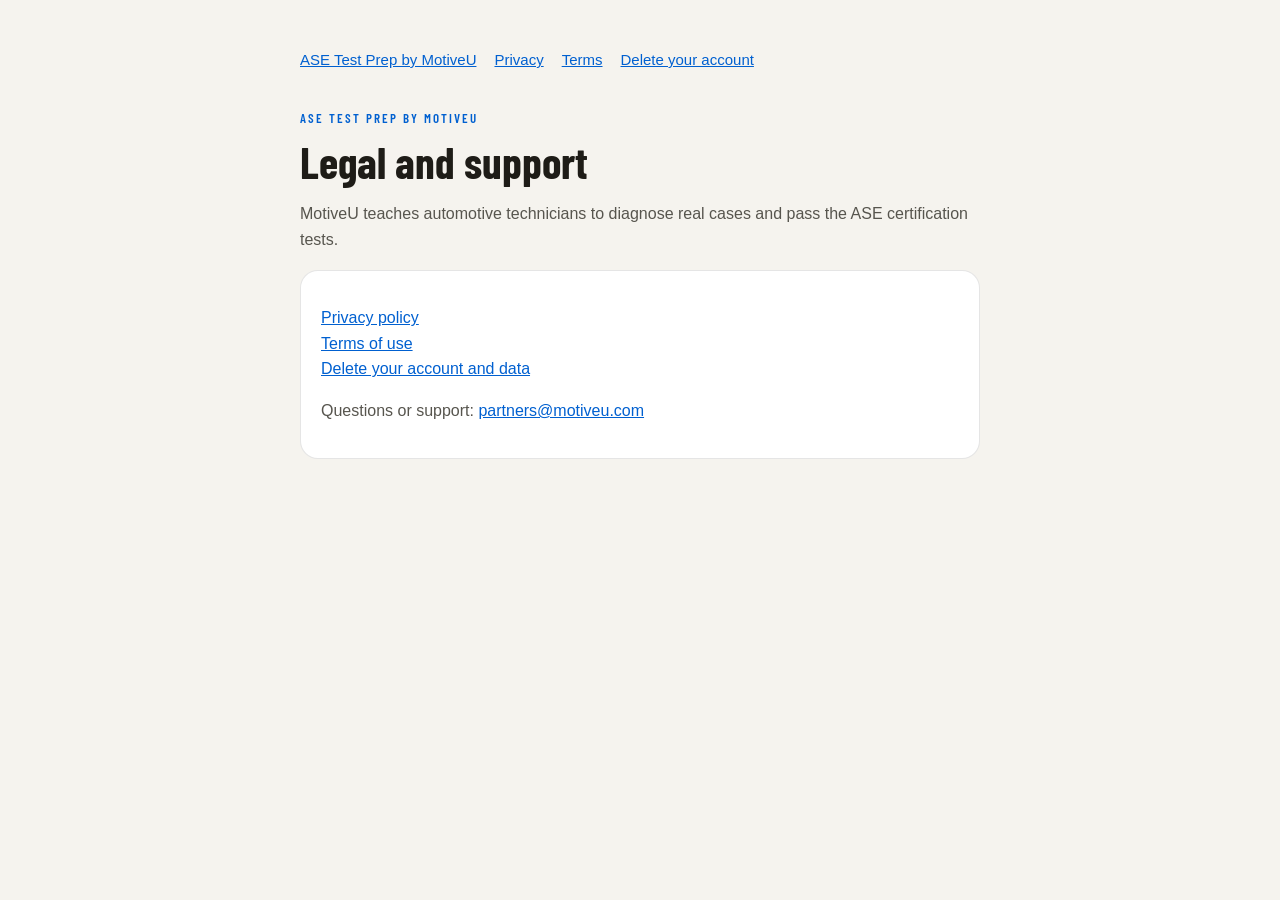
<file: index.html>
<!doctype html><html lang="en"><head><meta charset="utf-8"><meta name="viewport" content="width=device-width,initial-scale=1"><link rel="preconnect" href="https://fonts.googleapis.com"><link href="https://fonts.googleapis.com/css2?family=Barlow+Condensed:wght@600;700&display=swap" rel="stylesheet"><link rel="stylesheet" href="style.css"><title>ASE Test Prep by MotiveU</title></head><body><main><nav><a href="index.html">ASE Test Prep by MotiveU</a><a href="privacy.html">Privacy</a><a href="terms.html">Terms</a><a href="delete-account.html">Delete your account</a></nav>
<div class="kicker">ASE Test Prep by MotiveU</div><h1>Legal and support</h1>
<p>MotiveU teaches automotive technicians to diagnose real cases and pass the ASE certification tests.</p>
<div class="card"><p><a href="privacy.html">Privacy policy</a><br><a href="terms.html">Terms of use</a><br><a href="delete-account.html">Delete your account and data</a></p>
<p>Questions or support: <a href="mailto:partners@motiveu.com">partners@motiveu.com</a></p></div>
</main></body></html>
</file>
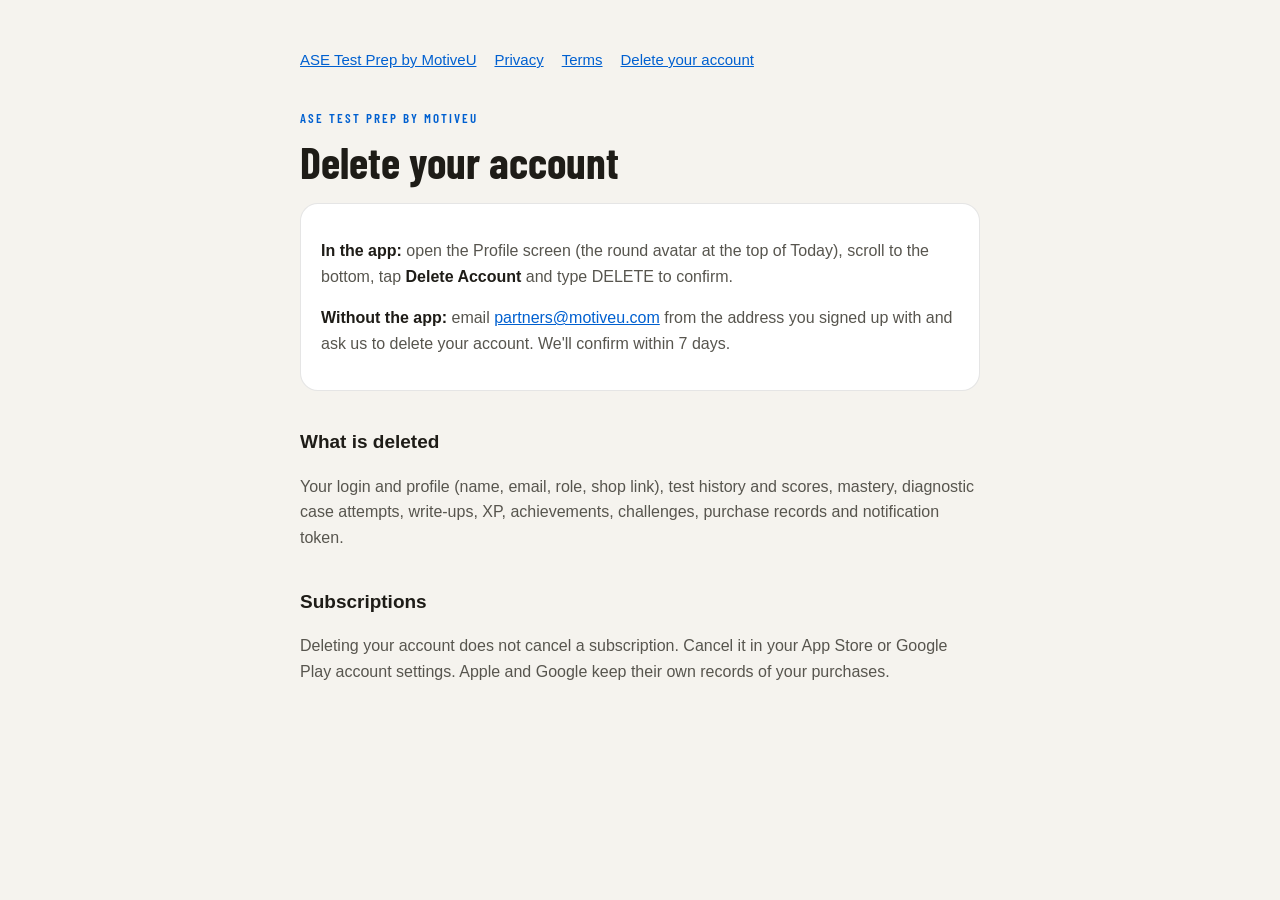
<file: delete-account.html>
<!doctype html><html lang="en"><head><meta charset="utf-8"><meta name="viewport" content="width=device-width,initial-scale=1"><link rel="preconnect" href="https://fonts.googleapis.com"><link href="https://fonts.googleapis.com/css2?family=Barlow+Condensed:wght@600;700&display=swap" rel="stylesheet"><link rel="stylesheet" href="style.css"><title>Delete your account</title></head><body><main><nav><a href="index.html">ASE Test Prep by MotiveU</a><a href="privacy.html">Privacy</a><a href="terms.html">Terms</a><a href="delete-account.html">Delete your account</a></nav>
<div class="kicker">ASE Test Prep by MotiveU</div><h1>Delete your account</h1>
<div class="card"><p><strong>In the app:</strong> open the Profile screen (the round avatar at the top of Today), scroll to the bottom, tap <strong>Delete Account</strong> and type DELETE to confirm.</p>
<p><strong>Without the app:</strong> email <a href="mailto:partners@motiveu.com?subject=Delete%20my%20MotiveU%20account">partners@motiveu.com</a> from the address you signed up with and ask us to delete your account. We'll confirm within 7 days.</p></div>
<h2>What is deleted</h2>
<p>Your login and profile (name, email, role, shop link), test history and scores, mastery, diagnostic case attempts, write-ups, XP, achievements, challenges, purchase records and notification token.</p>
<h2>Subscriptions</h2>
<p>Deleting your account does not cancel a subscription. Cancel it in your App Store or Google Play account settings. Apple and Google keep their own records of your purchases.</p>
</main></body></html>
</file>
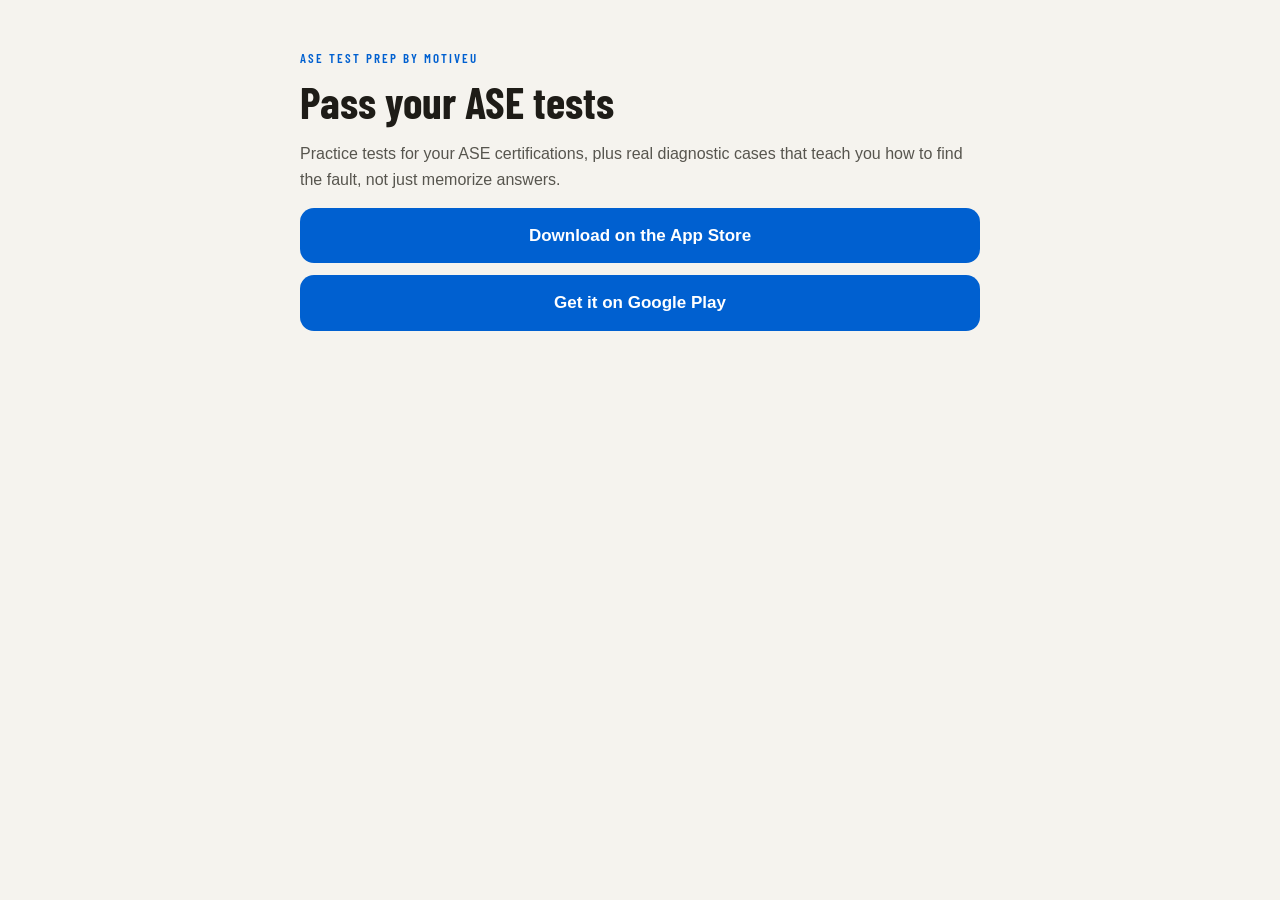
<file: get.html>
<!doctype html><html lang="en"><head><meta charset="utf-8"><meta name="viewport" content="width=device-width,initial-scale=1"><link rel="preconnect" href="https://fonts.googleapis.com"><link href="https://fonts.googleapis.com/css2?family=Barlow+Condensed:wght@600;700&display=swap" rel="stylesheet"><link rel="stylesheet" href="style.css"><title>Get ASE Test Prep</title>
<meta name="description" content="Study for your ASE certifications with practice tests and real diagnostic cases.">
<meta property="og:title" content="ASE Test Prep by MotiveU">
<meta property="og:description" content="Practice tests and diagnostic cases for your ASE certifications. Use a friend's code for 7 days of Pro free.">
<style>
.code{font-family:"Barlow Condensed",sans-serif;font-weight:700;font-size:40px;letter-spacing:3px;color:var(--text);margin:4px 0 2px}
.btn{display:block;text-align:center;background:var(--acc);color:#fff;text-decoration:none;font-weight:600;border-radius:14px;padding:14px 18px;margin:12px 0;border:0;width:100%;font-size:17px;cursor:pointer}
.btn.alt{background:transparent;color:var(--acc);border:1px solid var(--line)}
.hint{font-size:14px}
</style></head><body><main>
<div class="kicker" id="kicker">ASE Test Prep by MotiveU</div><h1 id="headline">Pass your ASE tests</h1>
<p>Practice tests for your ASE certifications, plus real diagnostic cases that teach you how to find the fault, not just memorize answers.</p>
<div class="card" id="invite" hidden><p class="hint" style="margin:0" id="codeLabel">Your friend's code</p><div class="code" id="code"></div><p class="hint" style="margin:0" id="codeHow">Enter it when you sign up and get <strong>7 days of Pro free</strong>. No card needed.</p></div>
<a class="btn" id="ios" href="https://apps.apple.com/app/id6759526838">Download on the App Store</a>
<a class="btn" id="android" href="https://play.google.com/store/apps/details?id=com.motiveu.app">Get it on Google Play</a>
<p class="hint" id="copied" hidden>Code copied. Tap <strong>Paste</strong> next to the friend's code box when you sign up.</p>
</main>
<script>
(function () {
  var SUPABASE_URL = 'https://zpjwshbwlwuqffyuskwq.supabase.co';
  var SUPABASE_KEY = 'eyJhbGciOiJIUzI1NiIsInR5cCI6IkpXVCJ9.eyJpc3MiOiJzdXBhYmFzZSIsInJlZiI6InpwandzaGJ3bHd1cWZmeXVza3dxIiwicm9sZSI6ImFub24iLCJpYXQiOjE3NjA2MTA5NjYsImV4cCI6MjA3NjE4Njk2Nn0.1vQW8mFzFAN2hdZJYqN09Cs2aSk7eBZGJu6Ww1takk4';
  var raw = new URLSearchParams(location.search).get('code') || '';
  var code = raw.toUpperCase().replace(/[^A-Z0-9-]/g, '').slice(0, 16);
  var ua = navigator.userAgent || '';
  var ios = document.getElementById('ios');
  var android = document.getElementById('android');
  var isIOS = /iPhone|iPad|iPod/.test(ua) || (/Macintosh/.test(ua) && 'ontouchend' in document);
  var isAndroid = /Android/.test(ua);

  if (code) {
    document.getElementById('code').textContent = code;
    document.getElementById('invite').hidden = false;
    android.href += '&referrer=' + encodeURIComponent('code=' + code);
    // On Android the code rides along with the install (Play install referrer).
    if (isAndroid) document.getElementById('codeHow').innerHTML =
      'Install from this page and the app picks the code up for you: <strong>7 days of Pro free</strong>, no card needed.';
    showInviter(code);
  }

  // "Mike invited you": the inviter's first name for this code (Supabase
  // referral_inviter, migration 055). Public key, same one the app ships with.
  function showInviter(code) {
    if (!window.fetch) return;
    fetch(SUPABASE_URL + '/rest/v1/rpc/referral_inviter', {
      method: 'POST',
      headers: { 'Content-Type': 'application/json', apikey: SUPABASE_KEY, Authorization: 'Bearer ' + SUPABASE_KEY },
      body: JSON.stringify({ p_code: code })
    }).then(function (r) { return r.ok ? r.json() : null; }).then(function (d) {
      var name = d && typeof d.first_name === 'string' ? d.first_name.slice(0, 20) : '';
      if (!name) return;
      var days = d.friend_days || 7;
      document.getElementById('kicker').textContent = name + ' invited you';
      document.getElementById('headline').textContent = name + ' sent you ' + days + ' days of Pro';
      document.getElementById('codeLabel').textContent = name + "'s code";
      document.title = name + ' invited you to ASE Test Prep';
    }).catch(function () {});
  }

  function countTap(store) {
    var url = 'https://links.motiveu.com/api/invite-tap?code=' + encodeURIComponent(code) + '&store=' + store;
    try { if (navigator.sendBeacon && navigator.sendBeacon(url)) return; } catch (e) {}
    try { fetch(url, { mode: 'no-cors', keepalive: true }); } catch (e) {}
  }
  // Put this phone's store first and the other one second, quieter.
  if (isIOS) android.className = 'btn alt';
  else if (isAndroid) { ios.className = 'btn alt'; ios.parentNode.insertBefore(android, ios); }

  function copyThenGo(e) {
    if (code) countTap(e.currentTarget.id);
    if (!code || !navigator.clipboard) return;
    e.preventDefault();
    var href = e.currentTarget.href;
    navigator.clipboard.writeText(code).then(function () {
      document.getElementById('copied').hidden = false;
    }).catch(function () {}).then(function () {
      setTimeout(function () { location.href = href; }, 600);
    });
  }
  ios.addEventListener('click', copyThenGo);
  android.addEventListener('click', copyThenGo);
})();
</script>
</body></html>
</file>
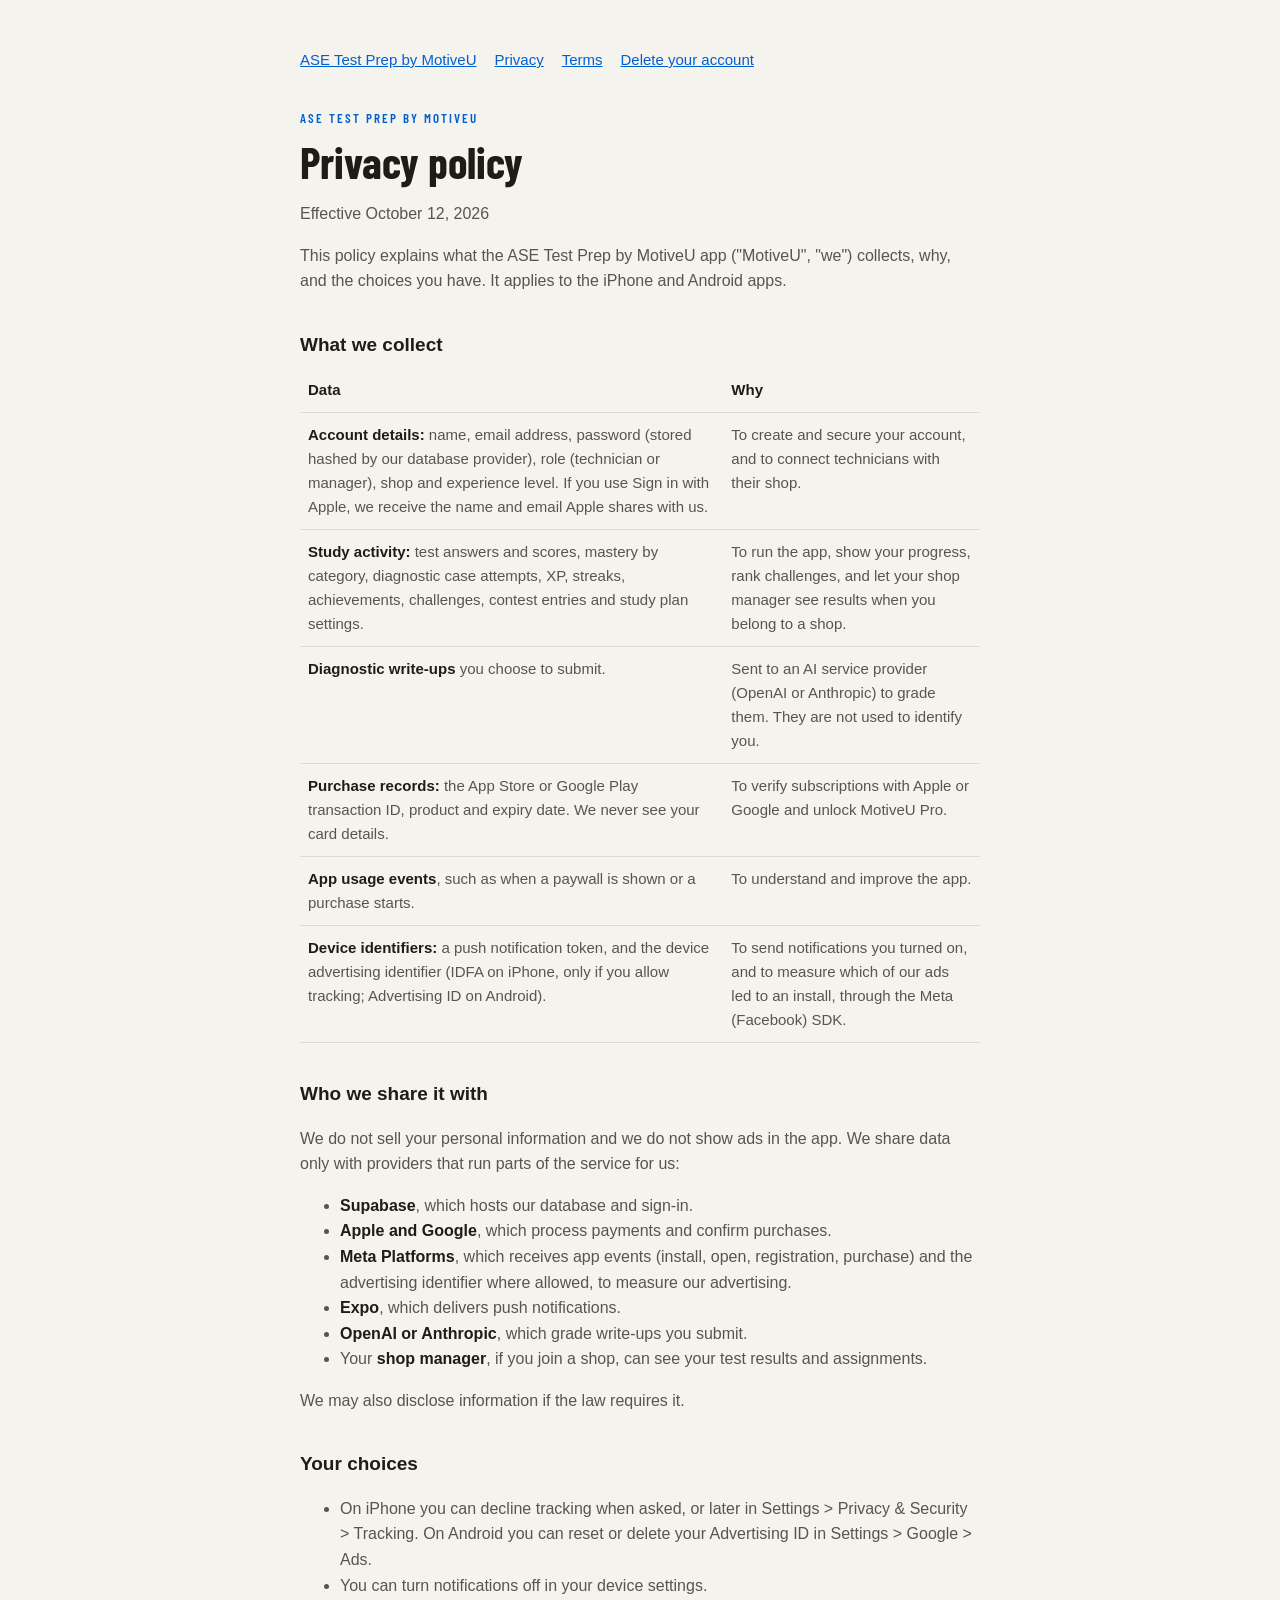
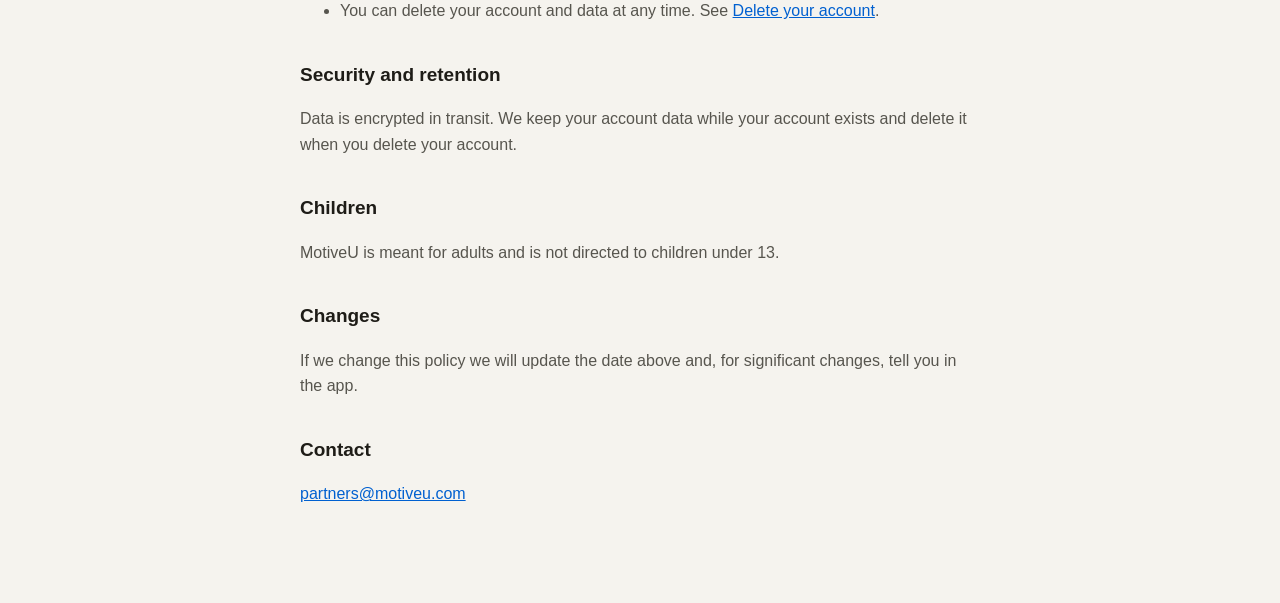
<file: privacy.html>
<!doctype html><html lang="en"><head><meta charset="utf-8"><meta name="viewport" content="width=device-width,initial-scale=1"><link rel="preconnect" href="https://fonts.googleapis.com"><link href="https://fonts.googleapis.com/css2?family=Barlow+Condensed:wght@600;700&display=swap" rel="stylesheet"><link rel="stylesheet" href="style.css"><title>Privacy Policy</title></head><body><main><nav><a href="index.html">ASE Test Prep by MotiveU</a><a href="privacy.html">Privacy</a><a href="terms.html">Terms</a><a href="delete-account.html">Delete your account</a></nav>
<div class="kicker">ASE Test Prep by MotiveU</div><h1>Privacy policy</h1>
<p>Effective October 12, 2026</p>
<p>This policy explains what the ASE Test Prep by MotiveU app ("MotiveU", "we") collects, why, and the choices you have. It applies to the iPhone and Android apps.</p>

<h2>What we collect</h2>
<table>
<tr><th>Data</th><th>Why</th></tr>
<tr><td><strong>Account details:</strong> name, email address, password (stored hashed by our database provider), role (technician or manager), shop and experience level. If you use Sign in with Apple, we receive the name and email Apple shares with us.</td><td>To create and secure your account, and to connect technicians with their shop.</td></tr>
<tr><td><strong>Study activity:</strong> test answers and scores, mastery by category, diagnostic case attempts, XP, streaks, achievements, challenges, contest entries and study plan settings.</td><td>To run the app, show your progress, rank challenges, and let your shop manager see results when you belong to a shop.</td></tr>
<tr><td><strong>Diagnostic write-ups</strong> you choose to submit.</td><td>Sent to an AI service provider (OpenAI or Anthropic) to grade them. They are not used to identify you.</td></tr>
<tr><td><strong>Purchase records:</strong> the App Store or Google Play transaction ID, product and expiry date. We never see your card details.</td><td>To verify subscriptions with Apple or Google and unlock MotiveU Pro.</td></tr>
<tr><td><strong>App usage events</strong>, such as when a paywall is shown or a purchase starts.</td><td>To understand and improve the app.</td></tr>
<tr><td><strong>Device identifiers:</strong> a push notification token, and the device advertising identifier (IDFA on iPhone, only if you allow tracking; Advertising ID on Android).</td><td>To send notifications you turned on, and to measure which of our ads led to an install, through the Meta (Facebook) SDK.</td></tr>
</table>

<h2>Who we share it with</h2>
<p>We do not sell your personal information and we do not show ads in the app. We share data only with providers that run parts of the service for us:</p>
<ul>
<li><strong>Supabase</strong>, which hosts our database and sign-in.</li>
<li><strong>Apple and Google</strong>, which process payments and confirm purchases.</li>
<li><strong>Meta Platforms</strong>, which receives app events (install, open, registration, purchase) and the advertising identifier where allowed, to measure our advertising.</li>
<li><strong>Expo</strong>, which delivers push notifications.</li>
<li><strong>OpenAI or Anthropic</strong>, which grade write-ups you submit.</li>
<li>Your <strong>shop manager</strong>, if you join a shop, can see your test results and assignments.</li>
</ul>
<p>We may also disclose information if the law requires it.</p>

<h2>Your choices</h2>
<ul>
<li>On iPhone you can decline tracking when asked, or later in Settings &gt; Privacy &amp; Security &gt; Tracking. On Android you can reset or delete your Advertising ID in Settings &gt; Google &gt; Ads.</li>
<li>You can turn notifications off in your device settings.</li>
<li>You can delete your account and data at any time. See <a href="delete-account.html">Delete your account</a>.</li>
</ul>

<h2>Security and retention</h2>
<p>Data is encrypted in transit. We keep your account data while your account exists and delete it when you delete your account.</p>

<h2>Children</h2>
<p>MotiveU is meant for adults and is not directed to children under 13.</p>

<h2>Changes</h2>
<p>If we change this policy we will update the date above and, for significant changes, tell you in the app.</p>

<h2>Contact</h2>
<p><a href="mailto:partners@motiveu.com">partners@motiveu.com</a></p>
</main></body></html>
</file>
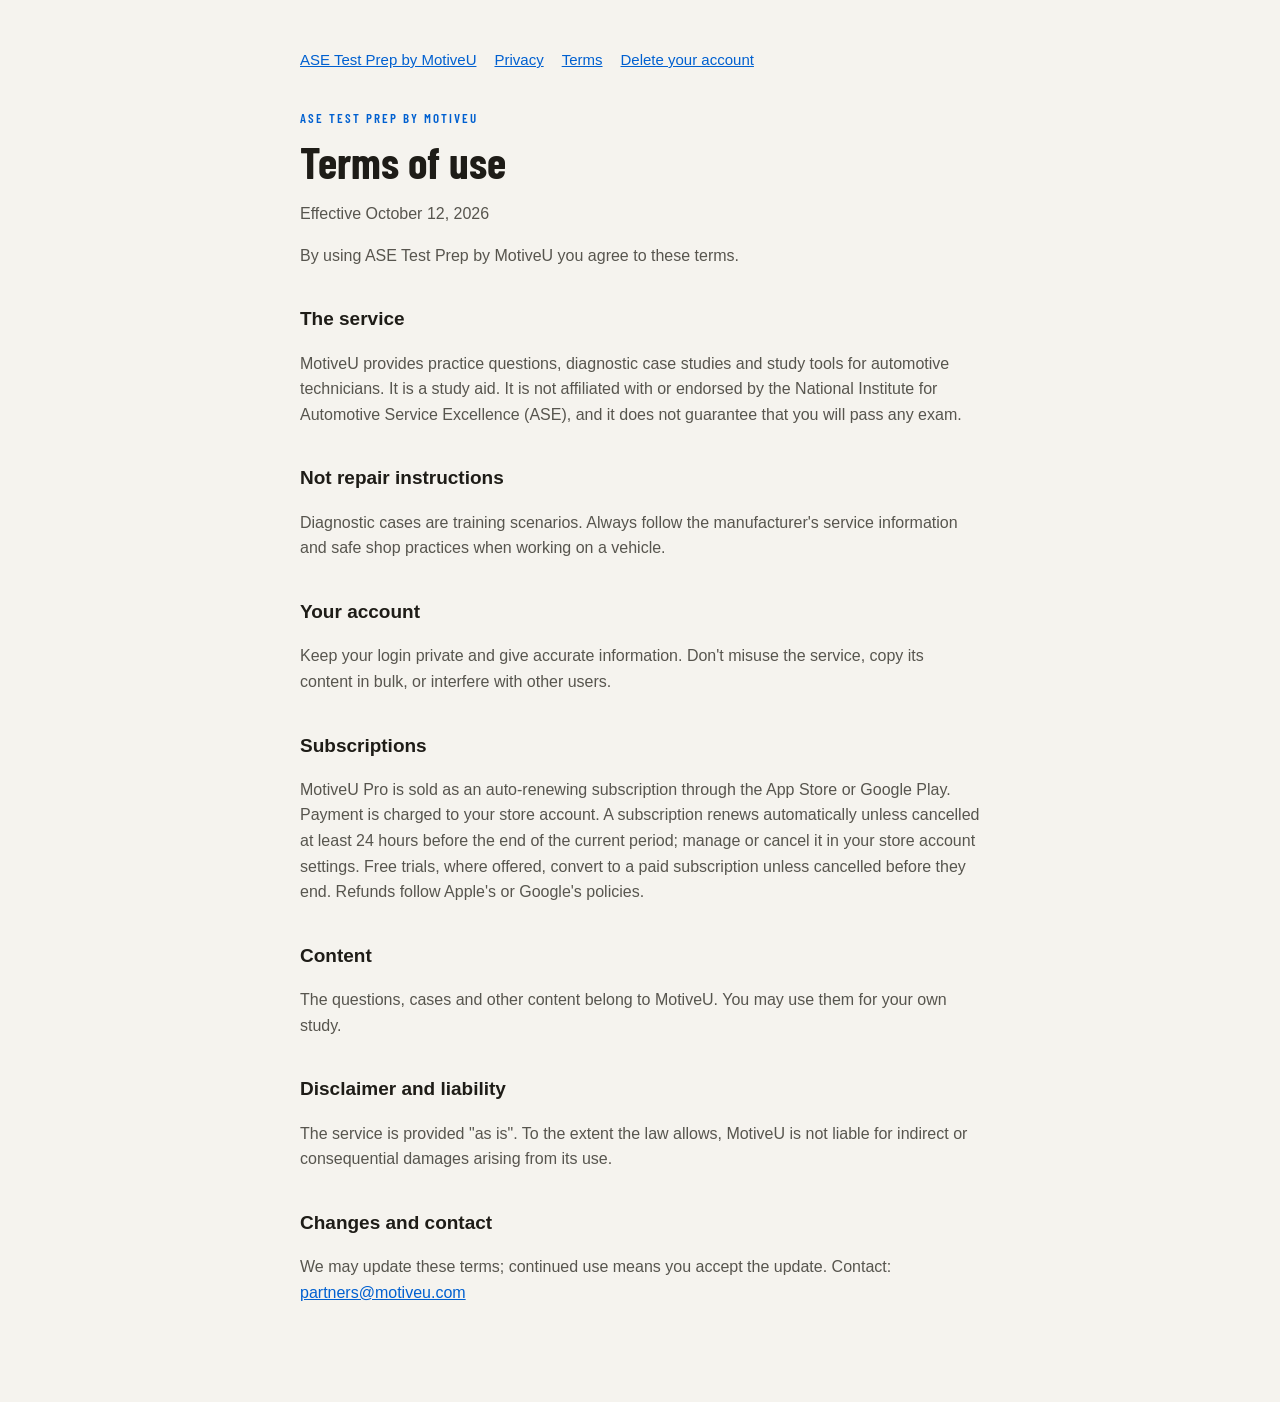
<file: terms.html>
<!doctype html><html lang="en"><head><meta charset="utf-8"><meta name="viewport" content="width=device-width,initial-scale=1"><link rel="preconnect" href="https://fonts.googleapis.com"><link href="https://fonts.googleapis.com/css2?family=Barlow+Condensed:wght@600;700&display=swap" rel="stylesheet"><link rel="stylesheet" href="style.css"><title>Terms of Use</title></head><body><main><nav><a href="index.html">ASE Test Prep by MotiveU</a><a href="privacy.html">Privacy</a><a href="terms.html">Terms</a><a href="delete-account.html">Delete your account</a></nav>
<div class="kicker">ASE Test Prep by MotiveU</div><h1>Terms of use</h1>
<p>Effective October 12, 2026</p>
<p>By using ASE Test Prep by MotiveU you agree to these terms.</p>
<h2>The service</h2>
<p>MotiveU provides practice questions, diagnostic case studies and study tools for automotive technicians. It is a study aid. It is not affiliated with or endorsed by the National Institute for Automotive Service Excellence (ASE), and it does not guarantee that you will pass any exam.</p>
<h2>Not repair instructions</h2>
<p>Diagnostic cases are training scenarios. Always follow the manufacturer's service information and safe shop practices when working on a vehicle.</p>
<h2>Your account</h2>
<p>Keep your login private and give accurate information. Don't misuse the service, copy its content in bulk, or interfere with other users.</p>
<h2>Subscriptions</h2>
<p>MotiveU Pro is sold as an auto-renewing subscription through the App Store or Google Play. Payment is charged to your store account. A subscription renews automatically unless cancelled at least 24 hours before the end of the current period; manage or cancel it in your store account settings. Free trials, where offered, convert to a paid subscription unless cancelled before they end. Refunds follow Apple's or Google's policies.</p>
<h2>Content</h2>
<p>The questions, cases and other content belong to MotiveU. You may use them for your own study.</p>
<h2>Disclaimer and liability</h2>
<p>The service is provided "as is". To the extent the law allows, MotiveU is not liable for indirect or consequential damages arising from its use.</p>
<h2>Changes and contact</h2>
<p>We may update these terms; continued use means you accept the update. Contact: <a href="mailto:partners@motiveu.com">partners@motiveu.com</a></p>
</main></body></html>
</file>
<file: style.css>
:root{--bg:#101317;--card:#171B20;--text:#EEF0F2;--sec:#A3A9B1;--acc:#2BA6FF;--line:rgba(255,255,255,.08)}
@media (prefers-color-scheme: light){:root{--bg:#F5F3EE;--card:#FFFFFF;--text:#1E1C17;--sec:#57554E;--acc:#0060D0;--line:rgba(0,0,0,.1)}}
*{box-sizing:border-box}
body{margin:0;background:var(--bg);color:var(--text);font:16px/1.6 -apple-system,BlinkMacSystemFont,"Segoe UI",Roboto,sans-serif}
main{max-width:720px;margin:0 auto;padding:48px 20px 80px}
h1{font-family:"Barlow Condensed",sans-serif;font-weight:700;font-size:44px;line-height:1.05;margin:0 0 6px}
h2{font-size:19px;margin:36px 0 8px}
p,li{color:var(--sec)}
strong{color:var(--text)}
a{color:var(--acc)}
.kicker{color:var(--acc);font-family:"Barlow Condensed",sans-serif;font-weight:600;letter-spacing:2px;text-transform:uppercase;font-size:13px;margin-bottom:10px}
.card{background:var(--card);border:1px solid var(--line);border-radius:18px;padding:18px 20px;margin:18px 0}
nav{display:flex;gap:18px;flex-wrap:wrap;margin-bottom:36px;font-size:15px}
table{width:100%;border-collapse:collapse;font-size:15px}
td,th{text-align:left;padding:10px 8px;border-bottom:1px solid var(--line);vertical-align:top;color:var(--sec)}
th{color:var(--text);font-weight:600}
</file>
